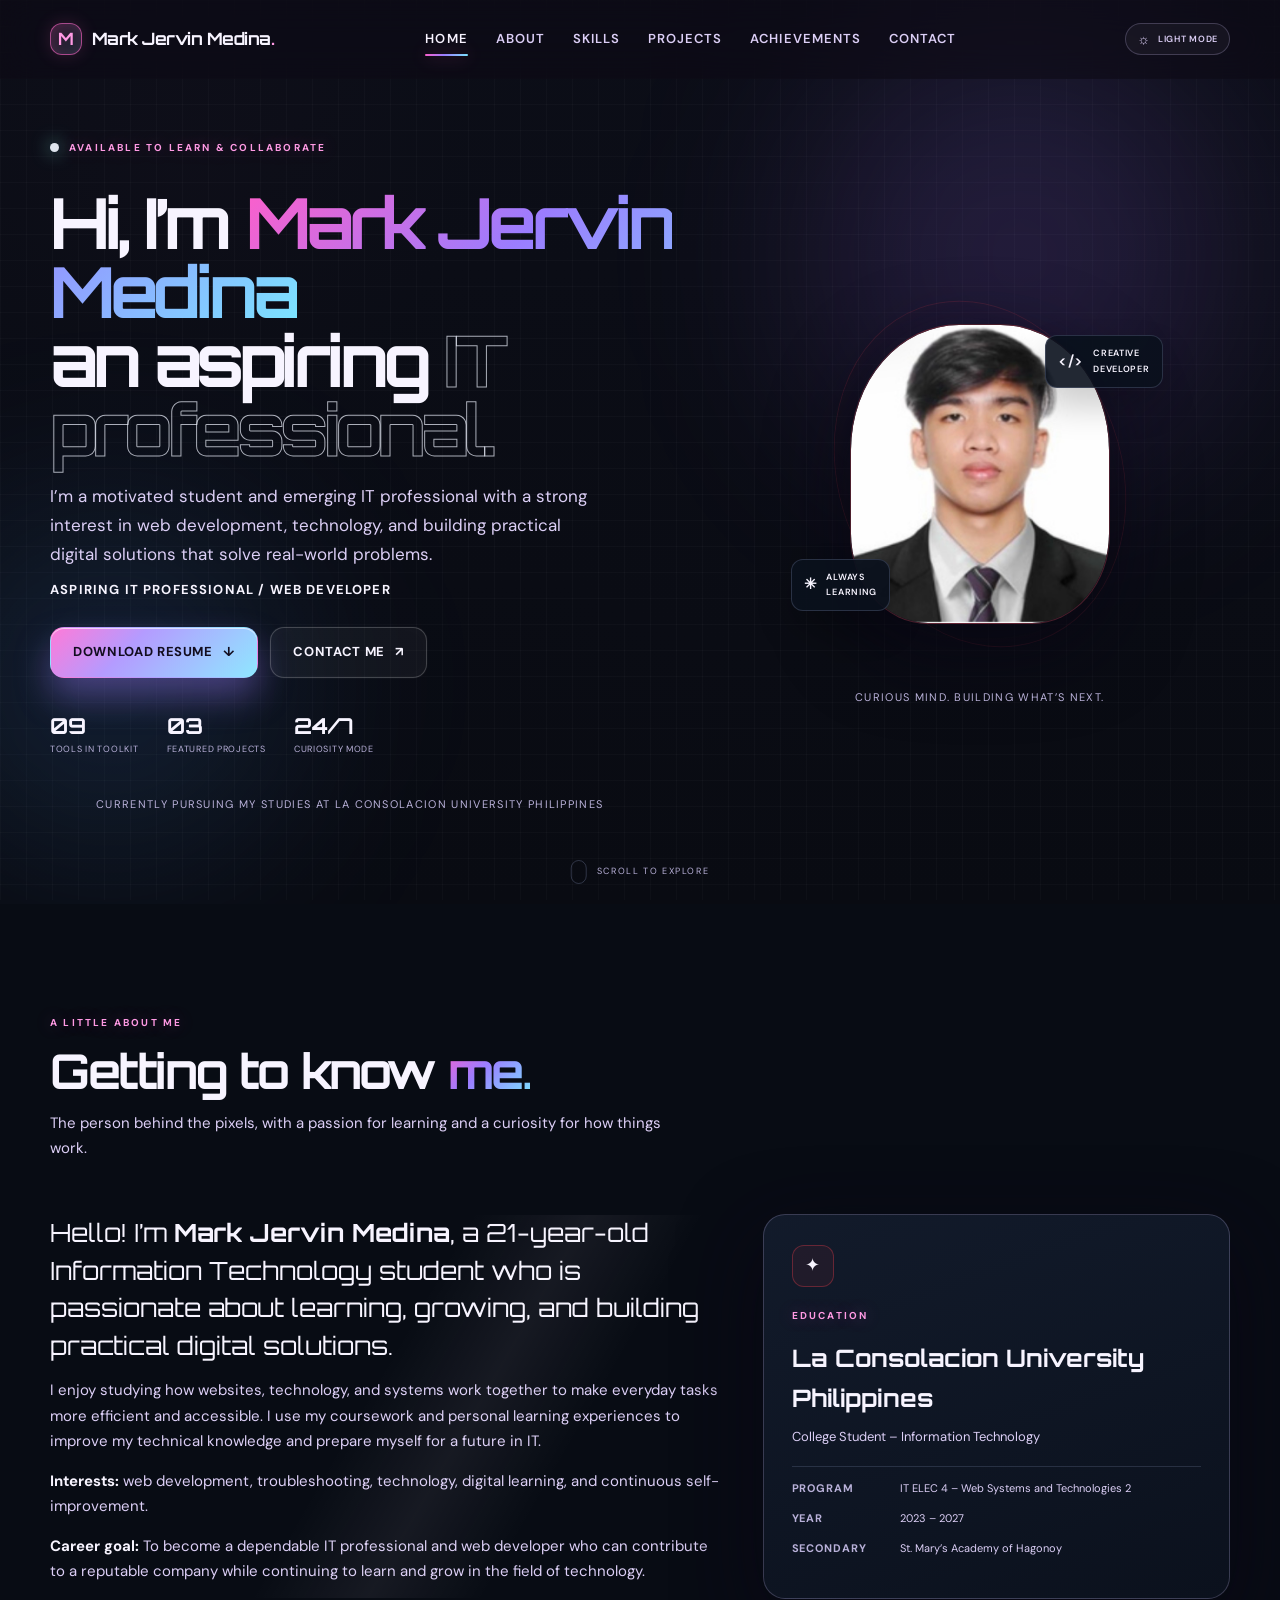
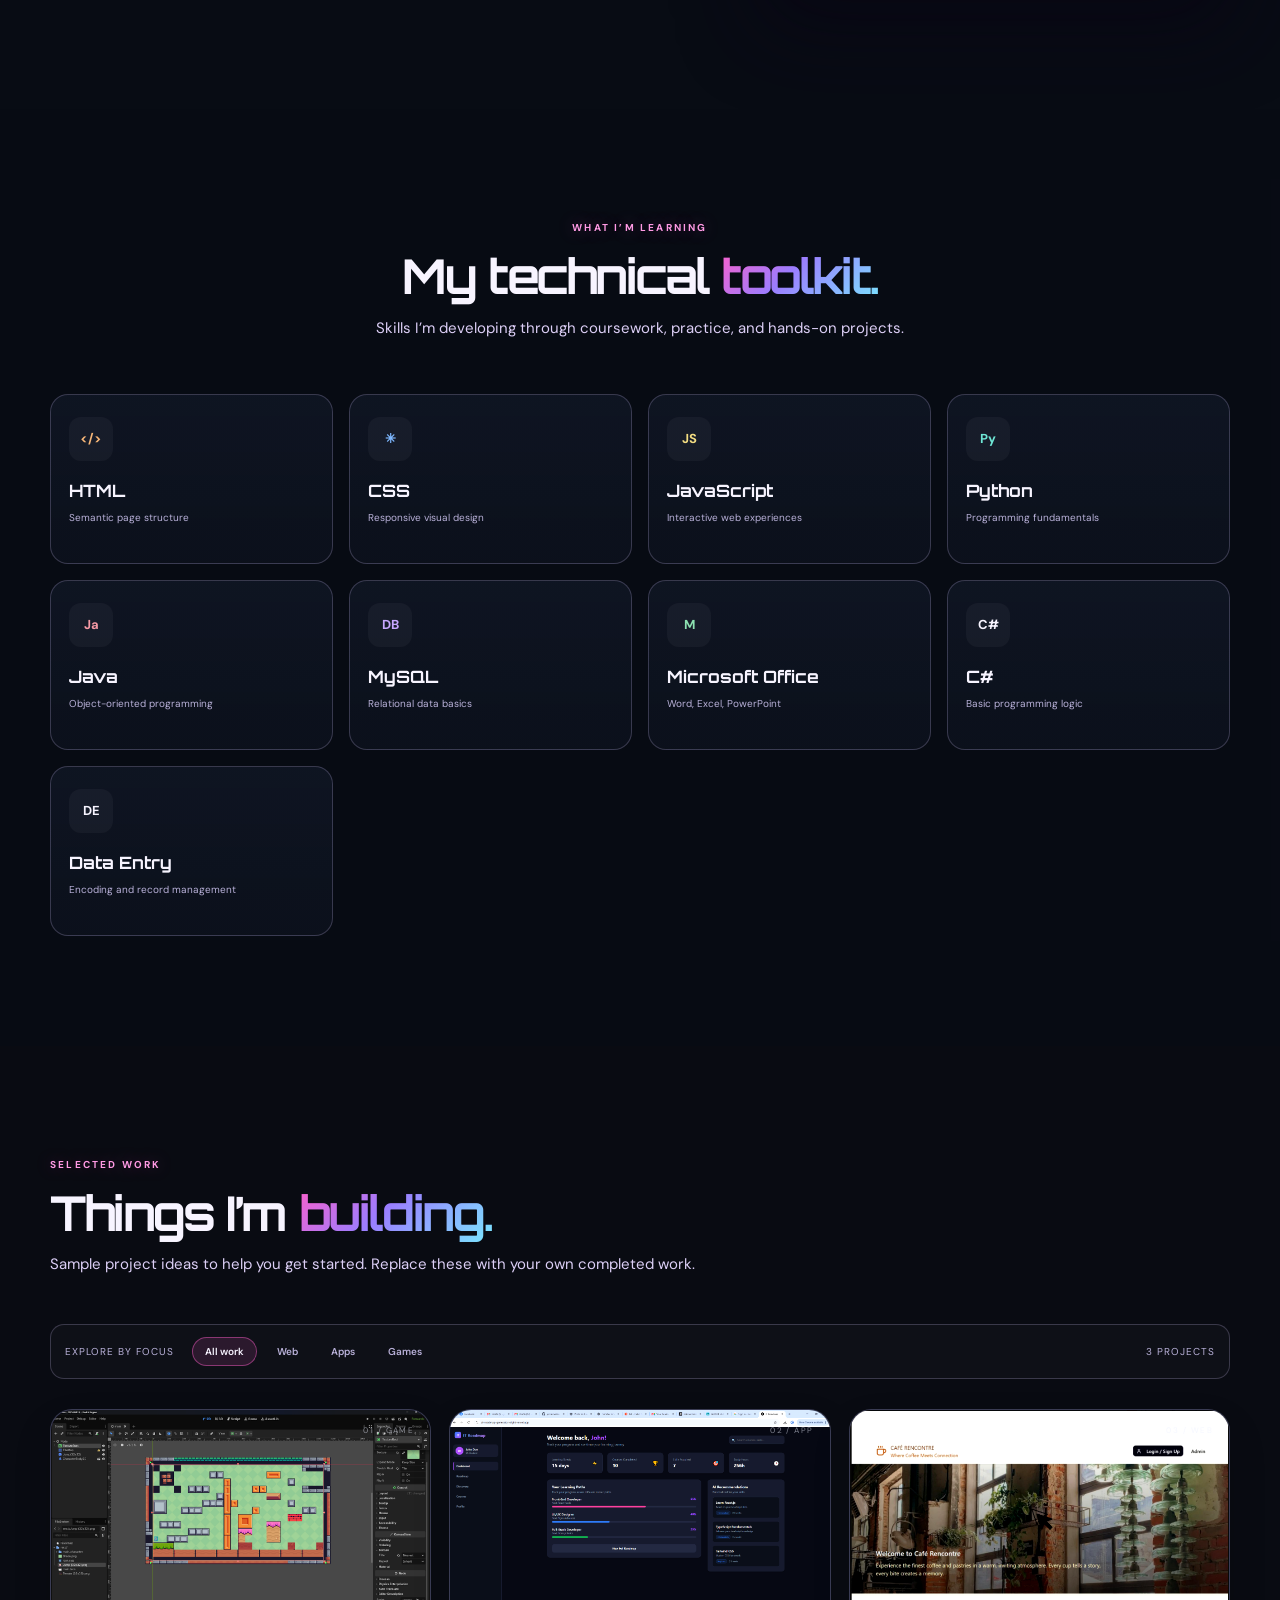
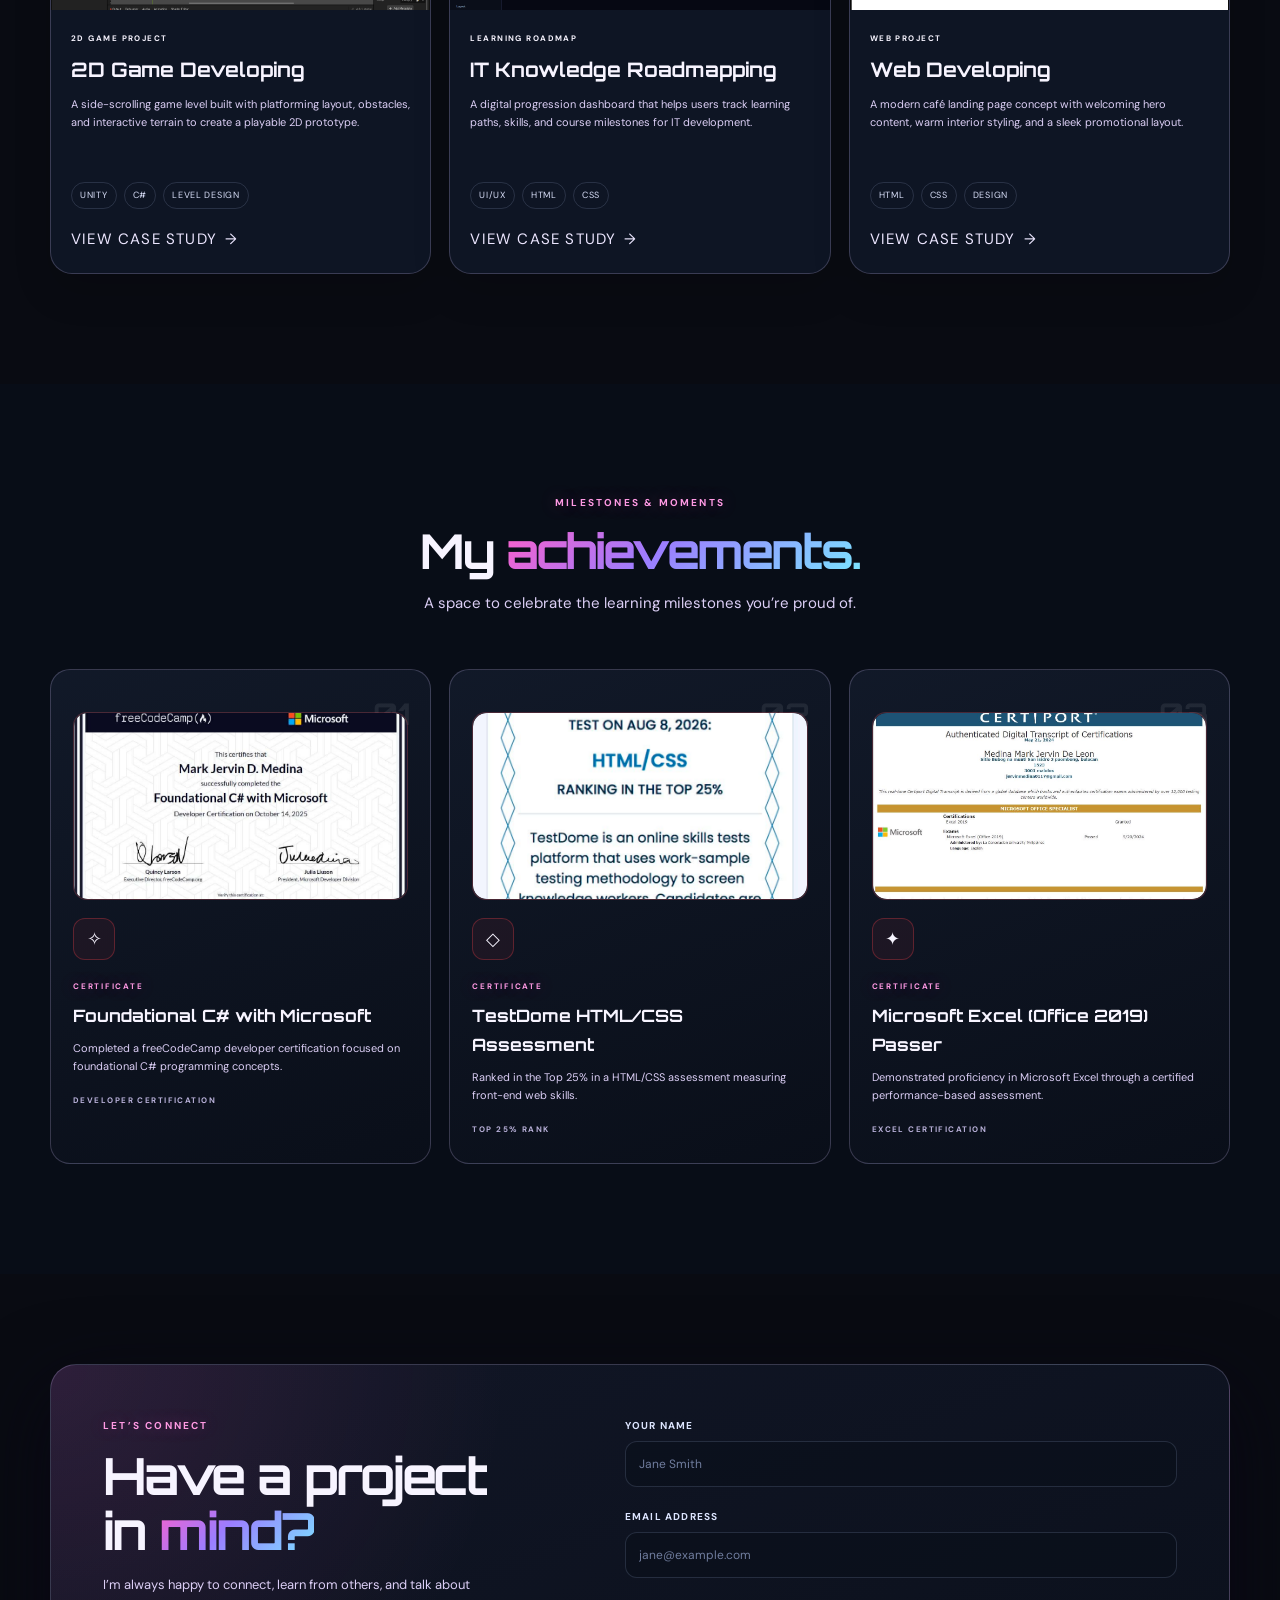
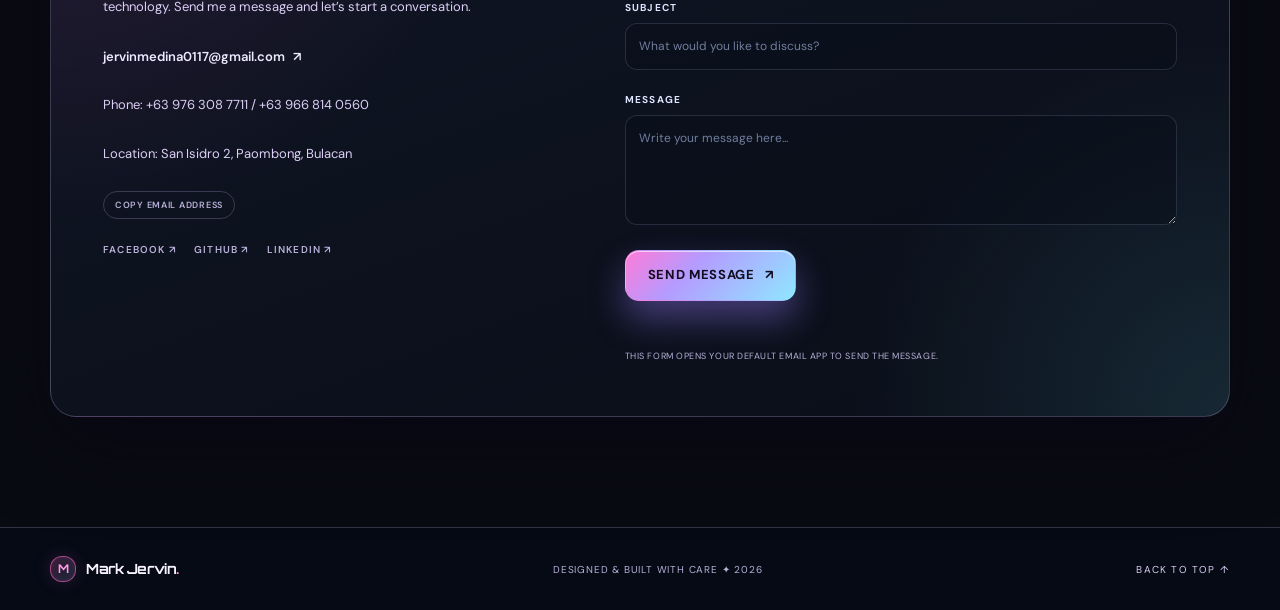
<file: index.html>
<!DOCTYPE html>
<html lang="en">
<head>
  <meta charset="UTF-8">
  <meta name="viewport" content="width=device-width, initial-scale=1.0">
  <meta name="theme-color" content="#090b14">
  <meta name="description" content="The personal portfolio of Mark Jervin Medina, an aspiring IT professional and web developer.">
  <title>Mark Jervin Medina | Personal Portfolio</title>
  <link rel="preconnect" href="https://fonts.googleapis.com">
  <link rel="preconnect" href="https://fonts.gstatic.com" crossorigin>
  <link href="https://fonts.googleapis.com/css2?family=DM+Sans:wght@400;500;600;700&family=Space+Grotesk:wght@400;500;600;700&family=Orbitron:wght@500;700;800&display=swap" rel="stylesheet">
  <link rel="stylesheet" href="style.css">
  <script src="script.js" defer></script>
</head>
<body>
  <a class="skip-link" href="#main-content">Skip to content</a>

  <header class="site-header">
    <nav class="nav container" aria-label="Main navigation">
      <a class="brand" href="#home" aria-label="Mark Jervin Medina, home"><span class="brand-mark">M</span><span>Mark Jervin Medina<span class="brand-dot">.</span></span></a>
      <button class="menu-toggle" type="button" aria-expanded="false" aria-controls="primary-navigation" aria-label="Open navigation menu">
        <span></span><span></span><span></span>
      </button>
      <ul class="nav-links" id="primary-navigation">
        <li><a class="nav-link active" href="#home">Home</a></li>
        <li><a class="nav-link" href="#about">About</a></li>
        <li><a class="nav-link" href="#skills">Skills</a></li>
        <li><a class="nav-link" href="#projects">Projects</a></li>
        <li><a class="nav-link" href="#achievements">Achievements</a></li>
        <li><a class="nav-link" href="#contact">Contact</a></li>
      </ul>
      <button class="theme-toggle" type="button" aria-label="Switch to light theme" aria-pressed="false"><span class="theme-icon" aria-hidden="true">☼</span><span class="theme-label">Light mode</span></button>
    </nav>
  </header>
  <div class="scroll-progress" aria-hidden="true"><span></span></div>

  <main id="main-content">
    <section class="hero section" id="home" aria-labelledby="hero-title">
      <div class="hero-glow hero-glow-one" aria-hidden="true"></div>
      <div class="hero-glow hero-glow-two" aria-hidden="true"></div>
      <div class="container hero-layout">
        <div class="hero-copy reveal">
          <p class="eyebrow"><span class="status-dot"></span> AVAILABLE TO LEARN &amp; COLLABORATE</p>
          <h1 id="hero-title">Hi, I’m <span class="gradient-text">Mark Jervin Medina</span><br>an aspiring <span class="outline-text">IT professional.</span></h1>
          <p class="hero-description">I’m a motivated student and emerging IT professional with a strong interest in web development, technology, and building practical digital solutions that solve real-world problems.</p>
          <p class="hero-role">Aspiring IT Professional <span aria-hidden="true">/</span> Web Developer</p>
          <div class="hero-actions">
            <a class="button button-primary" href="assets/documents/Resume - Mark Jervin Medina.pdf" download="Mark-Jervin-Medina-Resume.pdf">Download Resume <span aria-hidden="true">↓</span></a>
            <a class="button button-secondary" href="#contact">Contact Me <span aria-hidden="true">↗</span></a>
          </div>
          <div class="hero-stats" aria-label="Portfolio highlights">
            <div><strong>09</strong><span>Tools in toolkit</span></div>
            <div><strong>03</strong><span>Featured projects</span></div>
            <div><strong>24/7</strong><span>Curiosity mode</span></div>
          </div>
          <div class="hero-note"><span class="note-line" aria-hidden="true"></span> Currently pursuing my studies at La Consolacion University Philippines</div>
        </div>

        <!-- Replace this CSS portrait placeholder with your own image when ready. -->
        <div class="hero-visual reveal" aria-label="Profile picture placeholder">
          <div class="portrait-frame">
            <div class="portrait-orbit orbit-one"></div>
            <div class="portrait-orbit orbit-two"></div>
            <div class="portrait-inner">
              <img class="profile-photo" src="assets/images/profile-photo.png" alt="Mark Jervin Medina portrait" />
            </div>
            <div class="floating-tag tag-code"><span class="tag-symbol">&lt;/&gt;</span><span>Creative<br>developer</span></div>
            <div class="floating-tag tag-spark"><span class="spark-icon">✳</span><span>Always<br>learning</span></div>
          </div>
          <span class="visual-caption">Curious mind. Building what’s next.</span>
        </div>
      </div>
      <a class="scroll-cue" href="#about"><span></span> SCROLL TO EXPLORE</a>
    </section>

    <section class="section about-section" id="about" aria-labelledby="about-title">
      <div class="container">
        <div class="section-heading reveal">
          <p class="eyebrow">A LITTLE ABOUT ME</p>
          <h2 id="about-title">Getting to know <span class="gradient-text">me.</span></h2>
          <p class="section-intro">The person behind the pixels, with a passion for learning and a curiosity for how things work.</p>
        </div>
        <div class="about-grid">
          <div class="about-copy reveal">
            <p class="lead-copy">Hello! I’m <strong>Mark Jervin Medina</strong>, a 21-year-old Information Technology student who is passionate about learning, growing, and building practical digital solutions.</p>
            <p>I enjoy studying how websites, technology, and systems work together to make everyday tasks more efficient and accessible. I use my coursework and personal learning experiences to improve my technical knowledge and prepare myself for a future in IT.</p>
            <p><strong>Interests:</strong> web development, troubleshooting, technology, digital learning, and continuous self-improvement.</p>
            <p><strong>Career goal:</strong> To become a dependable IT professional and web developer who can contribute to a reputable company while continuing to learn and grow in the field of technology.</p>
          </div>
          <div class="education-card reveal">
            <div class="card-icon" aria-hidden="true">✦</div>
            <p class="eyebrow">EDUCATION</p>
            <h3>La Consolacion University Philippines</h3>
            <p class="education-course">College Student – Information Technology</p>
            <div class="card-divider"></div>
            <div class="education-meta"><span>Program</span><span>IT ELEC 4 – Web Systems and Technologies 2</span></div>
            <div class="education-meta"><span>Year</span><span>2023 – 2027</span></div>
            <div class="education-meta"><span>Secondary</span><span>St. Mary’s Academy of Hagonoy</span></div>
          </div>
        </div>
      </div>
    </section>

    <section class="section skills-section" id="skills" aria-labelledby="skills-title">
      <div class="container">
        <div class="section-heading centered reveal">
          <p class="eyebrow">WHAT I’M LEARNING</p>
          <h2 id="skills-title">My technical <span class="gradient-text">toolkit.</span></h2>
          <p class="section-intro">Skills I’m developing through coursework, practice, and hands-on projects.</p>
        </div>
        <div class="skills-grid">
          <article class="skill-card reveal"><span class="skill-icon skill-orange">&lt;/&gt;</span><h3>HTML</h3><p>Semantic page structure</p></article>
          <article class="skill-card reveal"><span class="skill-icon skill-blue">✳</span><h3>CSS</h3><p>Responsive visual design</p></article>
          <article class="skill-card reveal"><span class="skill-icon skill-yellow">JS</span><h3>JavaScript</h3><p>Interactive web experiences</p></article>
          <article class="skill-card reveal"><span class="skill-icon skill-cyan">Py</span><h3>Python</h3><p>Programming fundamentals</p></article>
          <article class="skill-card reveal"><span class="skill-icon skill-red">Ja</span><h3>Java</h3><p>Object-oriented programming</p></article>
          <article class="skill-card reveal"><span class="skill-icon skill-purple">DB</span><h3>MySQL</h3><p>Relational data basics</p></article>
          <article class="skill-card reveal"><span class="skill-icon skill-green">M</span><h3>Microsoft Office</h3><p>Word, Excel, PowerPoint</p></article>
          <article class="skill-card reveal"><span class="skill-icon skill-silver">C#</span><h3>C#</h3><p>Basic programming logic</p></article>
          <article class="skill-card reveal"><span class="skill-icon skill-red-soft">DE</span><h3>Data Entry</h3><p>Encoding and record management</p></article>
        </div>
      </div>
    </section>

    <section class="section projects-section" id="projects" aria-labelledby="projects-title">
      <div class="container">
        <div class="section-heading reveal">
          <p class="eyebrow">SELECTED WORK</p>
          <h2 id="projects-title">Things I’m <span class="gradient-text">building.</span></h2>
          <p class="section-intro">Sample project ideas to help you get started. Replace these with your own completed work.</p>
        </div>
        <div class="project-toolbar reveal" aria-label="Filter projects">
          <span class="filter-label">Explore by focus</span>
          <div class="filter-buttons" role="group" aria-label="Project filters">
            <button class="filter-button active" type="button" data-filter="all">All work</button>
            <button class="filter-button" type="button" data-filter="web">Web</button>
            <button class="filter-button" type="button" data-filter="app">Apps</button>
            <button class="filter-button" type="button" data-filter="game">Games</button>
          </div>
          <span class="project-count" aria-live="polite"></span>
        </div>
        <div class="projects-grid">
          <article class="project-card reveal" data-category="game" data-project="game">
            <div class="project-art project-art-one" aria-hidden="true">
              <img class="project-screenshot" src="assets/images/project-1-game.png" alt="2D game level screenshot">
              <span class="art-label">01 / GAME</span>
            </div>
            <div class="project-content"><p class="project-type">2D GAME PROJECT</p><h3>2D Game Developing</h3><p>A side-scrolling game level built with platforming layout, obstacles, and interactive terrain to create a playable 2D prototype.</p><div class="tag-list"><span>Unity</span><span>C#</span><span>Level Design</span></div><button class="project-link" type="button" data-open-project="game">View case study <span aria-hidden="true">→</span></button></div>
          </article>
          <article class="project-card reveal" data-category="app" data-project="roadmap">
            <div class="project-art project-art-two" aria-hidden="true">
              <img class="project-screenshot" src="assets/images/it-roadmap.png" alt="IT learning roadmap dashboard preview">
              <span class="art-label">02 / APP</span>
            </div>
            <div class="project-content"><p class="project-type">LEARNING ROADMAP</p><h3>IT Knowledge Roadmapping</h3><p>A digital progression dashboard that helps users track learning paths, skills, and course milestones for IT development.</p><div class="tag-list"><span>UI/UX</span><span>HTML</span><span>CSS</span></div><button class="project-link" type="button" data-open-project="roadmap">View case study <span aria-hidden="true">→</span></button></div>
          </article>
          <article class="project-card reveal" data-category="web" data-project="cafe">
            <div class="project-art project-art-three" aria-hidden="true">
              <img class="project-screenshot" src="assets/images/web-project.png" alt="Web development landing page screenshot">
              <span class="art-label">03 / WEB</span>
            </div>
            <div class="project-content"><p class="project-type">WEB PROJECT</p><h3>Web Developing</h3><p>A modern café landing page concept with welcoming hero content, warm interior styling, and a sleek promotional layout.</p><div class="tag-list"><span>HTML</span><span>CSS</span><span>Design</span></div><button class="project-link" type="button" data-open-project="cafe">View case study <span aria-hidden="true">→</span></button></div>
          </article>
        </div>
      </div>
    </section>

    <section class="section achievements-section" id="achievements" aria-labelledby="achievements-title">
      <div class="container">
        <div class="section-heading centered reveal">
          <p class="eyebrow">MILESTONES &amp; MOMENTS</p>
          <h2 id="achievements-title">My <span class="gradient-text">achievements.</span></h2>
          <p class="section-intro">A space to celebrate the learning milestones you’re proud of.</p>
        </div>
        <div class="achievement-grid">
          <article class="achievement-card reveal achievement-card-with-image">
            <span class="achievement-number">01</span>
            <div class="achievement-visual">
              <img src="assets/images/certificate-1.jpg" alt="Foundational C# with Microsoft certificate">
            </div>
            <span class="achievement-icon" aria-hidden="true">✧</span>
            <p class="eyebrow">CERTIFICATE</p>
            <h3>Foundational C# with Microsoft</h3>
            <p>Completed a freeCodeCamp developer certification focused on foundational C# programming concepts.</p>
            <span class="achievement-status">Developer Certification</span>
          </article>
          <article class="achievement-card reveal achievement-card-with-image">
            <span class="achievement-number">02</span>
            <div class="achievement-visual">
              <img src="assets/images/certificate-2.png" alt="TestDome HTML/CSS assessment certificate">
            </div>
            <span class="achievement-icon" aria-hidden="true">◇</span>
            <p class="eyebrow">CERTIFICATE</p>
            <h3>TestDome HTML/CSS Assessment</h3>
            <p>Ranked in the Top 25% in a HTML/CSS assessment measuring front-end web skills.</p>
            <span class="achievement-status">Top 25% Rank</span>
          </article>
          <article class="achievement-card reveal achievement-card-with-image">
            <span class="achievement-number">03</span>
            <div class="achievement-visual">
              <img src="assets/images/certificate-3.jpg" alt="Microsoft Excel Office 2019 certification">
            </div>
            <span class="achievement-icon" aria-hidden="true">✦</span>
            <p class="eyebrow">CERTIFICATE</p>
            <h3>Microsoft Excel (Office 2019) Passer</h3>
            <p>Demonstrated proficiency in Microsoft Excel through a certified performance-based assessment.</p>
            <span class="achievement-status">Excel Certification</span>
          </article>
        </div>
      </div>
    </section>

    <section class="section contact-section" id="contact" aria-labelledby="contact-title">
      <div class="container">
        <div class="contact-panel">
          <div class="contact-copy reveal">
            <p class="eyebrow">LET’S CONNECT</p>
            <h2 id="contact-title">Have a project<br>in <span class="gradient-text">mind?</span></h2>
            <p>I’m always happy to connect, learn from others, and talk about technology. Send me a message and let’s start a conversation.</p>
            <a class="email-link" href="mailto:jervinmedina0117@gmail.com">jervinmedina0117@gmail.com <span aria-hidden="true">↗</span></a>
            <p class="personal-detail">Phone: +63 976 308 7711 / +63 966 814 0560</p>
            <p class="personal-detail">Location: San Isidro 2, Paombong, Bulacan</p>
            <button class="copy-email" type="button" data-copy-email="jervinmedina0117@gmail.com">Copy email address</button>
            <div class="social-links" aria-label="Social profiles">
              <a href="https://www.facebook.com" target="_blank" rel="noopener noreferrer">Facebook <span aria-hidden="true">↗</span></a>
              <a href="https://github.com" target="_blank" rel="noopener noreferrer">GitHub <span aria-hidden="true">↗</span></a>
              <a href="https://www.linkedin.com" target="_blank" rel="noopener noreferrer">LinkedIn <span aria-hidden="true">↗</span></a>
            </div>
          </div>
          <form class="contact-form reveal" id="contact-form" novalidate>
            <div class="form-row">
              <label for="name">Your name</label>
              <input id="name" name="name" type="text" placeholder="Jane Smith" autocomplete="name" required minlength="2">
              <span class="field-error" id="name-error"></span>
            </div>
            <div class="form-row">
              <label for="email">Email address</label>
              <input id="email" name="email" type="email" placeholder="jane@example.com" autocomplete="email" required>
              <span class="field-error" id="email-error"></span>
            </div>
            <div class="form-row">
              <label for="subject">Subject</label>
              <input id="subject" name="subject" type="text" placeholder="What would you like to discuss?" required minlength="2">
              <span class="field-error" id="subject-error"></span>
            </div>
            <div class="form-row">
              <label for="message">Message</label>
              <textarea id="message" name="message" rows="4" placeholder="Write your message here..." required minlength="10"></textarea>
              <span class="field-error" id="message-error"></span>
            </div>
            <button class="button button-primary form-submit" type="submit">Send Message <span aria-hidden="true">↗</span></button>
            <p class="form-status" id="form-status" role="status" aria-live="polite"></p>
            <p class="form-note">This form opens your default email app to send the message.</p>
          </form>
        </div>
      </div>
    </section>
  </main>

  <footer class="site-footer">
    <div class="container footer-content">
      <a class="brand" href="#home"><span class="brand-mark">M</span><span>Mark Jervin<span class="brand-dot">.</span></span></a>
      <p>Designed &amp; built with care <span aria-hidden="true">✦</span> <span id="current-year"></span></p>
      <a class="footer-top" href="#home">Back to top ↑</a>
    </div>
  </footer>

  <button class="back-to-top" type="button" aria-label="Back to top">↑</button>
  <div class="project-modal" id="project-modal" role="dialog" aria-modal="true" aria-labelledby="modal-title" hidden>
    <div class="modal-backdrop" data-close-modal></div>
    <div class="modal-card"><button class="modal-close" type="button" aria-label="Close project details" data-close-modal>×</button><p class="eyebrow" id="modal-type">CASE STUDY</p><h2 id="modal-title">Project details</h2><p id="modal-description"></p><div class="modal-meta"><span id="modal-stack"></span><span id="modal-status"></span></div><a class="button button-primary" href="#contact" data-close-modal>Discuss a similar idea <span aria-hidden="true">→</span></a></div>
  </div>
  <div class="toast" role="status" aria-live="polite"></div>
</body>
</html>
</file>
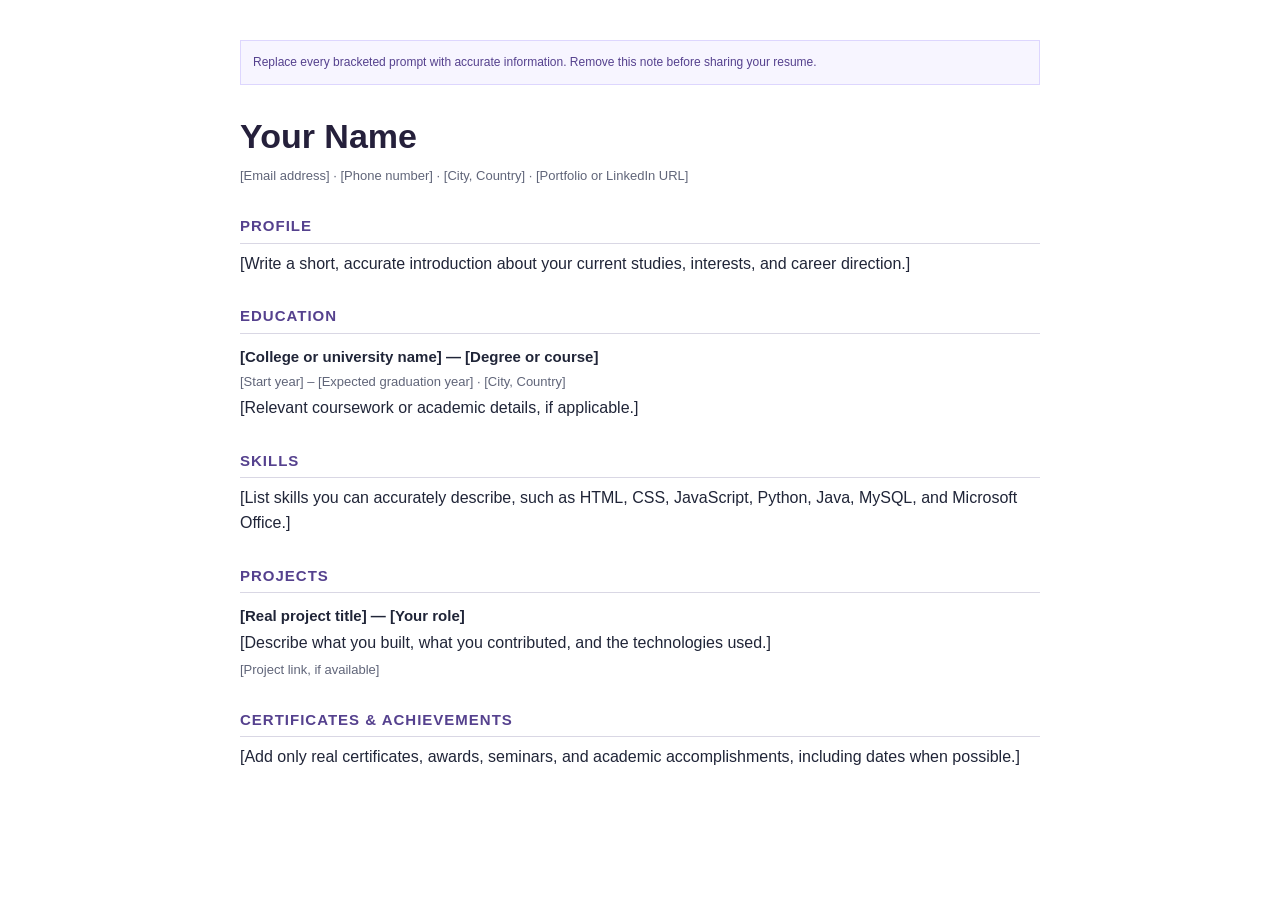
<file: assets/documents/resume-template.html>
<!DOCTYPE html>
<html lang="en">
<head>
  <meta charset="UTF-8">
  <meta name="viewport" content="width=device-width, initial-scale=1.0">
  <title>Resume Template - Your Name</title>
  <style>
    :root { font-family: Arial, Helvetica, sans-serif; color: #202538; }
    body { max-width: 800px; margin: 40px auto; padding: 0 28px; line-height: 1.55; }
    h1 { margin: 0; color: #25203b; font-size: 34px; }
    h2 { margin: 28px 0 8px; padding-bottom: 5px; border-bottom: 1px solid #d9d7e4; color: #55418e; font-size: 15px; letter-spacing: 1px; text-transform: uppercase; }
    h3 { margin: 11px 0 2px; font-size: 15px; }
    p { margin: 4px 0; }
    .contact, .muted { color: #606579; font-size: 13px; }
    .instruction { margin: 25px 0; padding: 12px; border: 1px solid #ddd6fe; background: #f7f5ff; color: #55418e; font-size: 12px; }
    @media print { body { margin: 0 auto; padding: 0; } .instruction { display: none; } }
  </style>
</head>
<body>
  <p class="instruction">Replace every bracketed prompt with accurate information. Remove this note before sharing your resume.</p>
  <header>
    <h1>Your Name</h1>
    <p class="contact">[Email address] · [Phone number] · [City, Country] · [Portfolio or LinkedIn URL]</p>
  </header>
  <section>
    <h2>Profile</h2>
    <p>[Write a short, accurate introduction about your current studies, interests, and career direction.]</p>
  </section>
  <section>
    <h2>Education</h2>
    <h3>[College or university name] — [Degree or course]</h3>
    <p class="muted">[Start year] – [Expected graduation year] · [City, Country]</p>
    <p>[Relevant coursework or academic details, if applicable.]</p>
  </section>
  <section>
    <h2>Skills</h2>
    <p>[List skills you can accurately describe, such as HTML, CSS, JavaScript, Python, Java, MySQL, and Microsoft Office.]</p>
  </section>
  <section>
    <h2>Projects</h2>
    <h3>[Real project title] — [Your role]</h3>
    <p>[Describe what you built, what you contributed, and the technologies used.]</p>
    <p class="muted">[Project link, if available]</p>
  </section>
  <section>
    <h2>Certificates &amp; Achievements</h2>
    <p>[Add only real certificates, awards, seminars, and academic accomplishments, including dates when possible.]</p>
  </section>
</body>
</html>
</file>
<file: style.css>
/* Y2K-inspired aesthetic, a retro-futuristic neon mix */
:root {
  color-scheme: dark;
  --bg: #090b12;
  --bg-alt: #121729;
  --panel: rgba(22, 19, 36, 0.82);
  --panel-strong: #1b142f;
  --surface: #191f33;
  --surface-soft: #252b45;
  --text: #f7f4ff;
  --muted: #dccff6;
  --subtle: #b9b1d9;
  --line: rgba(214, 201, 255, 0.22);
  --pink: #ff5ec9;
  --pink-soft: #ff9ae4;
  --cyan: #7ae7ff;
  --cyan-soft: #c8f8ff;
  --purple: #9b7dff;
  --lavender: #d7c6ff;
  --silver: #edf2ff;
  --shadow: 0 26px 80px rgba(8, 6, 20, 0.82);
  --gradient: linear-gradient(135deg, #ff5ec9 0%, #9b7dff 44%, #7ae7ff 100%);
  --gradient-soft: linear-gradient(135deg, rgba(255, 94, 201, 0.25), rgba(122, 231, 255, 0.12));
  --glow: 0 0 18px rgba(255, 94, 201, 0.35);
  --font-body: "DM Sans", sans-serif;
  --font-display: "Orbitron", "Space Grotesk", sans-serif;
}

* { box-sizing: border-box; }
html {
  scroll-behavior: smooth;
  scroll-padding-top: 90px;
}
body {
  margin: 0;
  background:
    linear-gradient(180deg, rgba(12, 14, 24, 0.95), rgba(9, 11, 18, 1)),
    radial-gradient(circle at 15% 20%, rgba(255, 94, 201, 0.26), transparent 20%),
    radial-gradient(circle at 80% 12%, rgba(122, 231, 255, 0.2), transparent 18%),
    radial-gradient(circle at 60% 82%, rgba(155, 125, 255, 0.18), transparent 24%),
    var(--bg);
  background-attachment: fixed;
  color: var(--text);
  font-family: var(--font-body);
  font-size: 15px;
  line-height: 1.7;
  -webkit-font-smoothing: antialiased;
}
body::before {
  position: fixed;
  inset: 0;
  z-index: -1;
  background-image:
    linear-gradient(rgba(255,255,255,0.025) 1px, transparent 1px),
    linear-gradient(90deg, rgba(255,255,255,0.025) 1px, transparent 1px);
  background-size: 26px 26px;
  content: "";
  pointer-events: none;
}
body.menu-open { overflow: hidden; }
a { color: inherit; text-decoration: none; }
button, input, textarea { font: inherit; }
button, a { -webkit-tap-highlight-color: transparent; }
::selection { color: white; background: rgba(217, 58, 71, 0.72); }
.container {
  width: min(1180px, calc(100% - 42px));
  margin-inline: auto;
}
.section {
  position: relative;
  padding: 110px 0;
}
.skip-link {
  position: fixed;
  left: 16px;
  top: 16px;
  z-index: 999;
  padding: 10px 14px;
  border-radius: 10px;
  background: var(--text);
  color: var(--bg);
  transform: translateY(-180%);
}
.skip-link:focus { transform: translateY(0); }

.site-header {
  position: fixed;
  top: 0;
  right: 0;
  left: 0;
  z-index: 30;
  border-bottom: 1px solid transparent;
  background: rgba(13, 10, 22, 0.62);
  backdrop-filter: blur(18px);
  transition: background 0.25s ease, border-color 0.25s ease, box-shadow 0.25s ease;
}
.site-header.scrolled {
  border-color: var(--line);
  background: rgba(13, 10, 22, 0.88);
  box-shadow: 0 18px 40px rgba(7, 5, 17, 0.45);
}
.nav {
  display: flex;
  align-items: center;
  justify-content: space-between;
  min-height: 78px;
}
.brand {
  display: inline-flex;
  align-items: center;
  gap: 10px;
  font-family: var(--font-display);
  font-size: 17px;
  font-weight: 700;
  letter-spacing: -0.03em;
}
.brand-mark {
  display: grid;
  place-items: center;
  width: 32px;
  height: 32px;
  border: 1px solid rgba(255, 103, 200, 0.6);
  border-radius: 12px;
  background: linear-gradient(135deg, rgba(255, 103, 200, 0.18), rgba(121, 235, 255, 0.12));
  color: var(--pink-soft);
  box-shadow: inset 0 0 12px rgba(255, 103, 200, 0.12), 0 0 18px rgba(255, 103, 200, 0.16);
}
.brand-dot { color: var(--pink-soft); }
.nav-links {
  display: flex;
  align-items: center;
  list-style: none;
  gap: 28px;
  margin: 0;
  padding: 0;
}
.nav-link {
  position: relative;
  padding: 8px 0;
  color: var(--muted);
  font-size: 13px;
  font-weight: 600;
  letter-spacing: 0.08em;
  text-transform: uppercase;
  transition: color 0.2s ease;
}
.nav-link::after {
  position: absolute;
  left: 0;
  right: 0;
  bottom: -1px;
  height: 2px;
  border-radius: 999px;
  background: var(--gradient);
  content: "";
  transform: scaleX(0);
  transform-origin: left;
  transition: transform 0.2s ease;
  box-shadow: 0 0 18px rgba(255, 103, 200, 0.48);
}
.nav-link:hover,
.nav-link.active {
  color: var(--text);
}
.nav-link.active::after,
.nav-link:hover::after {
  transform: scaleX(1);
}
.menu-toggle {
  display: none;
  width: 44px;
  height: 44px;
  padding: 11px;
  border: 1px solid var(--line);
  border-radius: 12px;
  background: rgba(19, 28, 45, 0.8);
  cursor: pointer;
}
.menu-toggle span {
  display: block;
  width: 18px;
  height: 2px;
  margin: 4px auto;
  border-radius: 30px;
  background: var(--text);
  transition: transform 0.2s ease, opacity 0.2s ease;
}
.menu-toggle[aria-expanded="true"] span:first-child { transform: translateY(6px) rotate(45deg); }
.menu-toggle[aria-expanded="true"] span:nth-child(2) { opacity: 0; }
.menu-toggle[aria-expanded="true"] span:last-child { transform: translateY(-6px) rotate(-45deg); }

.eyebrow {
  margin: 0 0 14px;
  color: var(--pink-soft);
  font-size: 10px;
  font-weight: 700;
  letter-spacing: 0.22em;
  text-transform: uppercase;
  text-shadow: 0 0 16px rgba(255, 94, 201, 0.35);
}
h1, h2, h3, p { margin-top: 0; }
h1, h2, h3 { font-family: var(--font-display); }
h2 {
  margin-bottom: 14px;
  font-size: clamp(32px, 4vw, 48px);
  line-height: 1.08;
  letter-spacing: -0.05em;
}
.gradient-text {
  background: var(--gradient);
  -webkit-background-clip: text;
  background-clip: text;
  color: transparent;
}
.section-heading {
  max-width: 650px;
  margin-bottom: 52px;
}
.section-heading.centered {
  margin-inline: auto;
  text-align: center;
}
.section-intro { margin: 0; color: var(--muted); font-size: 15px; }
.centered .section-intro { margin-inline: auto; }
.button {
  display: inline-flex;
  align-items: center;
  justify-content: center;
  gap: 10px;
  min-height: 51px;
  padding: 0 22px;
  border: 1px solid transparent;
  border-radius: 14px;
  font-size: 13px;
  font-weight: 700;
  letter-spacing: 0.05em;
  text-transform: uppercase;
  transition: transform 0.2s ease, box-shadow 0.2s ease, border-color 0.2s ease;
  cursor: pointer;
}
.button:hover { transform: translateY(-2px); }
.button-primary {
  background: linear-gradient(135deg, #ff7ad8 0%, #b49bff 38%, #8fe7ff 100%);
  color: #120d1f;
  box-shadow: 0 18px 35px rgba(155, 125, 255, 0.4), inset 0 1px 0 rgba(255,255,255,0.6);
}
.button-secondary {
  border-color: rgba(255, 255, 255, 0.2);
  background: rgba(255, 255, 255, 0.04);
  color: var(--text);
  box-shadow: inset 0 0 18px rgba(255, 255, 255, 0.02), 0 0 0 1px rgba(255,255,255,0.02);
}
.button-secondary:hover {
  border-color: rgba(255, 94, 201, 0.7);
  background: rgba(255, 94, 201, 0.08);
}

.hero {
  position: relative;
  display: flex;
  align-items: center;
  min-height: 760px;
  padding-top: 135px;
  padding-bottom: 90px;
  overflow: hidden;
}
.hero-layout {
  position: relative;
  z-index: 1;
  display: grid;
  grid-template-columns: 1.12fr 0.88fr;
  align-items: center;
  gap: 42px;
}
.hero-glow {
  position: absolute;
  border-radius: 50%;
  filter: blur(100px);
  pointer-events: none;
}
.hero-glow-one {
  top: 45px;
  right: 50px;
  width: 420px;
  height: 420px;
  background: rgba(160, 109, 255, 0.16);
}
.hero-glow-two {
  bottom: 50px;
  left: -60px;
  width: 340px;
  height: 340px;
  background: rgba(80, 162, 255, 0.14);
}
.hero-copy { position: relative; z-index: 1; }
.hero-copy .eyebrow {
  display: inline-flex;
  align-items: center;
  gap: 10px;
}
.status-dot {
  width: 9px;
  height: 9px;
  border-radius: 50%;
  background: #dfe5ee;
  box-shadow: 0 0 18px rgba(123, 231, 214, 0.8);
}
.hero h1 {
  margin: 18px 0 18px;
  font-size: clamp(43px, 5.5vw, 72px);
  line-height: 0.98;
  letter-spacing: -0.07em;
}
.outline-text {
  color: transparent;
  -webkit-text-stroke: 1px rgba(239, 243, 255, 0.7);
}
.hero-description {
  max-width: 540px;
  margin-bottom: 10px;
  color: var(--muted);
  font-size: 17px;
}
.hero-role {
  margin-bottom: 26px;
  color: var(--text);
  font-size: 13px;
  font-weight: 700;
  letter-spacing: 0.09em;
  text-transform: uppercase;
}
.hero-role span { color: var(--red); }
.hero-actions {
  display: flex;
  flex-wrap: wrap;
  gap: 12px;
}
.hero-note {
  display: flex;
  align-items: center;
  gap: 12px;
  margin-top: 38px;
  color: var(--subtle);
  font-size: 11px;
  letter-spacing: 0.12em;
  text-transform: uppercase;
}
.note-line {
  width: 34px;
  height: 1px;
  background: linear-gradient(90deg, var(--red), transparent);
}

.hero-visual {
  position: relative;
  display: flex;
  justify-content: center;
  align-items: center;
  min-height: 480px;
}
.portrait-frame {
  position: relative;
  width: 390px;
  height: 390px;
  display: grid;
  place-items: center;
}
.portrait-orbit {
  position: absolute;
  inset: 18px;
  border: 1px solid rgba(217, 58, 71, 0.18);
  border-radius: 50%;
  box-shadow: inset 0 0 30px rgba(217, 58, 71, 0.03);
}
.orbit-one { transform: rotate(-20deg) scaleX(0.8); }
.orbit-two { inset: 52px; border-color: rgba(207, 214, 222, 0.2); transform: rotate(28deg) scaleX(0.85); }
.portrait-inner {
  position: relative;
  width: 260px;
  height: 300px;
  display: flex;
  flex-direction: column;
  align-items: center;
  justify-content: center;
  overflow: hidden;
  border: 1px solid rgba(217, 58, 71, 0.3);
  border-radius: 42% 42% 30% 30%;
  background:
    radial-gradient(circle at top, rgba(217, 58, 71, 0.2), transparent 36%),
    linear-gradient(160deg, rgba(20, 26, 45, 0.96), rgba(11, 17, 29, 1));
  box-shadow: var(--shadow), inset 0 0 32px rgba(217, 58, 71, 0.08);
}
.portrait-inner::before,
.portrait-inner::after {
  position: absolute;
  border: 1px solid rgba(217, 58, 71, 0.12);
  border-radius: 50%;
  content: "";
}
.portrait-inner::before { width: 190px; height: 190px; top: 32px; }
.portrait-inner::after { width: 128px; height: 128px; top: 64px; }
.profile-photo {
  position: relative;
  z-index: 1;
  width: 100%;
  height: 100%;
  object-fit: cover;
  object-position: center center;
  background: #0e121b;
  border-radius: 42% 42% 30% 30%;
}
.portrait-caption {
  position: relative;
  z-index: 1;
  display: none;
  color: var(--muted);
  font-size: 8px;
  letter-spacing: 0.22em;
  text-transform: uppercase;
}
.floating-tag {
  position: absolute;
  z-index: 2;
  display: flex;
  align-items: center;
  gap: 9px;
  padding: 10px 12px;
  border: 1px solid rgba(170, 186, 228, 0.2);
  border-radius: 12px;
  background: rgba(11, 17, 29, 0.9);
  box-shadow: 0 18px 35px rgba(0, 0, 0, 0.2);
  color: var(--text);
  font-size: 9px;
  font-weight: 600;
  letter-spacing: 0.08em;
  text-transform: uppercase;
}
.tag-code { top: 56px; right: 12px; }
.tag-spark { bottom: 58px; left: 6px; }
.tag-symbol, .spark-icon {
  color: var(--red);
  font-size: 15px;
}
.visual-caption {
  position: absolute;
  bottom: 8px;
  color: var(--subtle);
  font-size: 11px;
  letter-spacing: 0.12em;
  text-transform: uppercase;
}
.scroll-cue {
  position: absolute;
  left: 50%;
  bottom: 20px;
  display: flex;
  align-items: center;
  gap: 10px;
  transform: translateX(-50%);
  color: var(--subtle);
  font-size: 9px;
  letter-spacing: 0.18em;
  text-transform: uppercase;
}
.scroll-cue span {
  width: 16px;
  height: 24px;
  border: 1px solid rgba(159, 175, 221, 0.26);
  border-radius: 999px;
}
.scroll-cue span::after {
  display: block;
  width: 2px;
  height: 6px;
  margin: 5px auto 0;
  border-radius: 999px;
  background: var(--red);
  content: "";
  animation: scroll-tick 1.7s infinite;
}
@keyframes scroll-tick {
  0%, 100% { transform: translateY(0); opacity: 0.35; }
  50% { transform: translateY(4px); opacity: 1; }
}

.about-section { background: rgba(9, 15, 28, 0.35); }
.about-grid {
  display: grid;
  grid-template-columns: 1.18fr 0.82fr;
  align-items: center;
  gap: 40px;
}
.about-copy p {
  margin-bottom: 14px;
  color: var(--muted);
}
.about-copy .lead-copy {
  color: var(--text);
  font-family: var(--font-display);
  font-size: clamp(19px, 2vw, 25px);
  line-height: 1.5;
}
.about-copy strong { color: var(--text); }
.education-card {
  position: relative;
  padding: 30px 28px;
  border: 1px solid var(--line);
  border-radius: 22px;
  background: linear-gradient(160deg, rgba(19, 28, 45, 0.95), rgba(11, 17, 29, 1));
  box-shadow: var(--shadow);
}
.card-icon {
  display: grid;
  place-items: center;
  width: 42px;
  height: 42px;
  margin-bottom: 20px;
  border: 1px solid rgba(217, 58, 71, 0.38);
  border-radius: 12px;
  background: rgba(217, 58, 71, 0.08);
  color: var(--red);
  font-size: 18px;
}
.education-card h3 { margin-bottom: 7px; font-size: 24px; }
.education-course {
  margin-bottom: 18px;
  color: var(--muted);
  font-size: 13px;
}
.card-divider {
  height: 1px;
  margin-bottom: 12px;
  background: rgba(163, 175, 214, 0.18);
}
.education-meta {
  display: grid;
  grid-template-columns: 96px 1fr;
  gap: 12px;
  margin: 11px 0;
  color: var(--muted);
  font-size: 11px;
}
.education-meta span:first-child {
  color: var(--subtle);
  font-weight: 700;
  letter-spacing: 0.08em;
  text-transform: uppercase;
}
.edit-hint {
  margin: 20px 0 0;
  color: var(--subtle);
  font-size: 10px;
  letter-spacing: 0.08em;
  text-transform: uppercase;
}

.skills-section { background: rgba(8, 12, 21, 0.9); }
.skills-grid {
  display: grid;
  grid-template-columns: repeat(4, minmax(0, 1fr));
  gap: 16px;
}
.skill-card {
  position: relative;
  min-height: 170px;
  padding: 22px 18px 18px;
  border: 1px solid var(--line);
  border-radius: 18px;
  background: linear-gradient(180deg, rgba(17, 24, 39, 0.78), rgba(12, 17, 28, 0.95));
  transition: transform 0.22s ease, border-color 0.22s ease, background 0.22s ease, box-shadow 0.22s ease;
  overflow: hidden;
}
.skill-card::before,
.project-card::before,
.achievement-card::before,
.education-card::before,
.contact-panel::before {
  position: absolute;
  inset: 0;
  background: linear-gradient(120deg, transparent 32%, rgba(255,255,255,0.06), transparent 66%);
  transform: translateX(-110%);
  content: "";
  pointer-events: none;
}
.skill-card:hover,
.project-card:hover,
.achievement-card:hover {
  transform: translateY(-5px);
  border-color: rgba(255, 94, 201, 0.55);
  box-shadow: 0 20px 34px rgba(0, 0, 0, 0.18), var(--glow);
}
.skill-card:hover::before,
.project-card:hover::before,
.achievement-card:hover::before,
.education-card:hover::before,
.contact-panel:hover::before {
  transform: translateX(110%);
  transition: transform 0.7s ease;
}
.skill-icon {
  display: grid;
  place-items: center;
  width: 44px;
  height: 44px;
  margin-bottom: 16px;
  border-radius: 12px;
  background: rgba(255, 255, 255, 0.04);
  font-size: 13px;
  font-weight: 700;
}
.skill-orange { color: #f8b778; }
.skill-blue { color: #7eb8ff; }
.skill-yellow { color: #f4dd82; }
.skill-cyan { color: #6fe7d6; }
.skill-red { color: #f79aa6; }
.skill-purple { color: #c7a7ff; }
.skill-green { color: #8ce1b1; }
.skill-card h3 { margin-bottom: 4px; font-size: 17px; }
.skill-card p { margin: 0; color: var(--subtle); font-size: 10px; }

.projects-grid {
  display: grid;
  grid-template-columns: repeat(3, minmax(0, 1fr));
  gap: 18px;
}
.project-card {
  position: relative;
  overflow: hidden;
  border: 1px solid var(--line);
  border-radius: 22px;
  background: rgba(16, 23, 38, 0.92);
  box-shadow: 0 18px 38px rgba(0, 0, 0, 0.14);
  transition: transform 0.25s ease, border-color 0.25s ease, box-shadow 0.25s ease;
}
.project-art {
  position: relative;
  display: grid;
  place-items: center;
  height: 200px;
  overflow: hidden;
}
.project-art-one { background: linear-gradient(160deg, rgba(167, 108, 255, 0.26), rgba(14, 17, 28, 0.9)); }
.project-art-two { background: linear-gradient(160deg, rgba(86, 138, 255, 0.24), rgba(18, 21, 34, 0.9)); }
.project-art-three { background: linear-gradient(160deg, rgba(255, 159, 83, 0.2), rgba(18, 22, 31, 0.92)); }
.project-screenshot {
  width: 100%;
  height: 100%;
  display: block;
  object-fit: cover;
  object-position: center center;
  filter: saturate(1.08) contrast(1.08);
}
.art-window {
  width: 74%;
  height: 118px;
  padding: 12px;
  border: 1px solid rgba(255, 255, 255, 0.13);
  border-radius: 12px;
  background: rgba(14, 17, 29, 0.82);
  box-shadow: 0 18px 35px rgba(0, 0, 0, 0.18);
}
.art-window i { display: inline-block; width: 6px; height: 6px; margin-right: 6px; border-radius: 50%; background: rgba(217, 58, 71, 0.9); }
.art-window i:nth-child(2) { background: rgba(207, 214, 222, 0.9); }
.art-window i:nth-child(3) { background: rgba(123, 231, 214, 0.9); }
.art-window b {
  display: block;
  margin: 18px 0 0 8px;
  color: #efeaff;
  font-family: var(--font-display);
  font-size: 16px;
  font-weight: 500;
}
.art-window b span { color: var(--red); }
.art-dashboard {
  width: 72%;
  height: 118px;
  display: flex;
  gap: 12px;
  padding: 12px;
  border: 1px solid rgba(255, 255, 255, 0.12);
  border-radius: 12px;
  background: rgba(12, 17, 27, 0.88);
  box-shadow: 0 18px 35px rgba(0, 0, 0, 0.18);
}
.dash-sidebar {
  width: 26px;
  border-radius: 8px;
  background: linear-gradient(180deg, rgba(207, 214, 222, 0.85), rgba(255, 255, 255, 0.08));
}
.dash-content {
  display: flex;
  flex: 1;
  align-items: flex-end;
  gap: 8px;
  padding: 12px 6px 4px;
  border-radius: 8px;
  background: rgba(255, 255, 255, 0.02);
}
.dash-content i { flex: 1; border-radius: 5px 5px 0 0; background: linear-gradient(180deg, rgba(213, 219, 228, 0.9), rgba(207, 214, 222, 0.3)); }
.dash-content i:nth-child(1) { height: 38%; }
.dash-content i:nth-child(2) { height: 72%; }
.dash-content i:nth-child(3) { height: 58%; }
.art-weather {
  display: flex;
  flex-direction: column;
  align-items: center;
}
.art-weather span { color: #ffd58d; font-size: 30px; }
.art-weather b {
  color: #f5ecff;
  font-family: var(--font-display);
  font-size: 40px;
  line-height: 1.1;
}
.art-weather i {
  color: #d5c8ff;
  font-size: 7px;
  font-style: normal;
  letter-spacing: 0.18em;
  text-transform: uppercase;
}
.art-label {
  position: absolute;
  top: 14px;
  right: 16px;
  color: rgba(235, 239, 255, 0.52);
  font-size: 8px;
  letter-spacing: 0.18em;
  text-transform: uppercase;
}
.project-content { padding: 22px 20px 21px; }
.project-type {
  margin-bottom: 7px;
  color: var(--red);
  font-size: 8px;
  font-weight: 700;
  letter-spacing: 0.18em;
  text-transform: uppercase;
}
.project-content h3 { margin-bottom: 8px; font-size: 20px; }
.project-content > p:not(.project-type) {
  min-height: 72px;
  margin-bottom: 15px;
  color: var(--muted);
  font-size: 11px;
  line-height: 1.7;
}
.tag-list {
  display: flex;
  flex-wrap: wrap;
  gap: 7px;
  margin-bottom: 18px;
}
.tag-list span {
  padding: 5px 8px;
  border: 1px solid rgba(163, 175, 214, 0.18);
  border-radius: 999px;
  color: #d8def8;
  font-size: 9px;
  letter-spacing: 0.08em;
  text-transform: uppercase;
}
.project-link {
  display: inline-flex;
  align-items: center;
  gap: 8px;
  color: #ece6ff;
  font-size: 11px;
  font-weight: 700;
  letter-spacing: 0.08em;
  text-transform: uppercase;
}
.project-link span { transition: transform 0.2s ease; }
.project-link:hover span { transform: translate(3px, -2px); }

.achievements-section { background: rgba(9, 14, 25, 0.72); }
.achievement-grid {
  display: grid;
  grid-template-columns: repeat(3, minmax(0, 1fr));
  gap: 18px;
}
.achievement-card {
  position: relative;
  min-height: 248px;
  padding: 26px 22px;
  overflow: hidden;
  border: 1px solid var(--line);
  border-radius: 20px;
  background: linear-gradient(160deg, rgba(18, 26, 42, 0.96), rgba(10, 15, 26, 0.96));
  transition: transform 0.2s ease, border-color 0.2s ease, box-shadow 0.2s ease;
}
.achievement-number {
  position: absolute;
  top: 18px;
  right: 20px;
  color: rgba(255, 255, 255, 0.08);
  font-family: var(--font-display);
  font-size: 30px;
  font-weight: 700;
}
.achievement-card-with-image {
  display: flex;
  flex-direction: column;
}
.achievement-visual {
  position: relative;
  margin: 16px 0 18px;
  overflow: hidden;
  border: 1px solid rgba(217, 58, 71, 0.24);
  border-radius: 14px;
  background: rgba(255, 255, 255, 0.05);
  aspect-ratio: 16 / 9;
}
.achievement-visual img {
  display: block;
  width: 100%;
  height: 100%;
  object-fit: cover;
  object-position: center center;
  border-radius: 14px;
}
.achievement-icon {
  display: grid;
  place-items: center;
  width: 42px;
  height: 42px;
  margin-bottom: 20px;
  border: 1px solid rgba(217, 58, 71, 0.35);
  border-radius: 12px;
  background: rgba(217, 58, 71, 0.08);
  color: var(--red);
  font-size: 18px;
}
.achievement-card .eyebrow {
  margin-bottom: 8px;
  font-size: 8px;
}
.achievement-card h3 { margin-bottom: 8px; font-size: 17px; }
.achievement-card > p:not(.eyebrow) {
  margin-bottom: 18px;
  color: var(--muted);
  font-size: 11px;
}
.achievement-status {
  color: var(--subtle);
  font-size: 8px;
  font-weight: 700;
  letter-spacing: 0.18em;
  text-transform: uppercase;
}

.contact-section { padding-top: 90px; }
.contact-panel {
  position: relative;
  display: grid;
  grid-template-columns: 0.9fr 1.1fr;
  gap: 70px;
  padding: 52px;
  border: 1px solid var(--line);
  border-radius: 26px;
  background:
    radial-gradient(circle at top left, rgba(255, 94, 201, 0.12), transparent 34%),
    radial-gradient(circle at bottom right, rgba(122, 231, 255, 0.12), transparent 28%),
    linear-gradient(160deg, rgba(17, 22, 38, 1), rgba(9, 14, 24, 1));
  box-shadow: var(--shadow);
  overflow: hidden;
}
.contact-copy h2 {
  margin-bottom: 16px;
  font-size: clamp(40px, 4vw, 56px);
}
.contact-copy > p:not(.eyebrow) {
  max-width: 380px;
  margin-bottom: 26px;
  color: var(--muted);
  font-size: 13px;
}
.email-link {
  display: inline-flex;
  align-items: center;
  gap: 8px;
  margin-bottom: 26px;
  color: #eee9ff;
  font-size: 13px;
  font-weight: 600;
}
.email-link span { color: var(--red); }
.social-links { display: flex; flex-wrap: wrap; gap: 18px; }
.social-links a {
  color: var(--subtle);
  font-size: 10px;
  font-weight: 600;
  letter-spacing: 0.12em;
  text-transform: uppercase;
  transition: color 0.2s ease;
}
.social-links a:hover { color: var(--red); }
.contact-form { display: grid; gap: 14px; }
.form-row { display: grid; gap: 7px; }
.form-row label {
  color: #dde5ff;
  font-size: 10px;
  font-weight: 700;
  letter-spacing: 0.12em;
  text-transform: uppercase;
}
.form-row input,
.form-row textarea {
  width: 100%;
  padding: 12px 13px;
  border: 1px solid rgba(159, 175, 221, 0.18);
  border-radius: 12px;
  background: rgba(9, 15, 25, 0.5);
  color: var(--text);
  font-size: 12px;
  outline: none;
  transition: border-color 0.2s ease, box-shadow 0.2s ease;
}
.form-row input::placeholder,
.form-row textarea::placeholder { color: #707d9e; }
.form-row textarea { min-height: 110px; resize: vertical; }
.form-row input:focus,
.form-row textarea:focus {
  border-color: rgba(217, 58, 71, 0.8);
  box-shadow: 0 0 0 4px rgba(217, 58, 71, 0.1);
}
.form-row [aria-invalid="true"] { border-color: #ff8ca1; }
.field-error {
  min-height: 0;
  color: #ffb1c0;
  font-size: 10px;
}
.field-error:not(:empty) { min-height: 16px; }
.form-submit { justify-self: start; margin-top: 4px; }
.form-status {
  min-height: 20px;
  margin: 0;
  color: #a7f2ca;
  font-size: 11px;
}
.form-note {
  margin: 0;
  color: var(--subtle);
  font-size: 9px;
  letter-spacing: 0.06em;
  text-transform: uppercase;
}

.site-footer {
  border-top: 1px solid var(--line);
  background: rgba(6, 11, 23, 0.8);
}
.footer-content {
  display: flex;
  align-items: center;
  justify-content: space-between;
  gap: 18px;
  min-height: 82px;
}
.footer-content .brand { font-size: 14px; }
.footer-content .brand-mark { width: 26px; height: 26px; font-size: 12px; }
.footer-content p {
  margin: 0;
  color: var(--subtle);
  font-size: 10px;
  letter-spacing: 0.08em;
  text-transform: uppercase;
}
.footer-content p span { color: var(--red); }
.footer-top {
  color: var(--muted);
  font-size: 10px;
  letter-spacing: 0.12em;
  text-transform: uppercase;
}
.footer-top:hover { color: var(--red); }
.back-to-top {
  position: fixed;
  right: 26px;
  bottom: 24px;
  z-index: 15;
  width: 46px;
  height: 46px;
  border: 1px solid rgba(217, 58, 71, 0.35);
  border-radius: 50%;
  background: rgba(16, 23, 38, 0.95);
  color: var(--text);
  font-size: 20px;
  opacity: 0;
  visibility: hidden;
  transform: translateY(10px);
  transition: opacity 0.2s ease, visibility 0.2s ease, transform 0.2s ease, background 0.2s ease;
  cursor: pointer;
}
.back-to-top.visible {
  opacity: 1;
  visibility: visible;
  transform: translateY(0);
}
.back-to-top:hover { background: rgba(31, 37, 53, 0.95); }

.js .reveal {
  opacity: 0;
  transform: translateY(18px);
  transition: opacity 0.7s ease, transform 0.7s ease;
}
.js .reveal.is-visible {
  opacity: 1;
  transform: translateY(0);
}
.js .skills-grid .reveal:nth-child(2),
.js .achievement-grid .reveal:nth-child(2) { transition-delay: 0.08s; }
.js .skills-grid .reveal:nth-child(3),
.js .achievement-grid .reveal:nth-child(3) { transition-delay: 0.15s; }
.js .skills-grid .reveal:nth-child(4) { transition-delay: 0.22s; }
.js .projects-grid .reveal:nth-child(2) { transition-delay: 0.08s; }
.js .projects-grid .reveal:nth-child(3) { transition-delay: 0.16s; }

@media (max-width: 960px) {
  .hero-layout,
  .about-grid,
  .contact-panel { grid-template-columns: 1fr; }
  .hero { padding-bottom: 64px; }
  .nav-links { gap: 18px; }
  .skills-grid { grid-template-columns: repeat(3, minmax(0, 1fr)); }
  .projects-grid { grid-template-columns: repeat(2, minmax(0, 1fr)); }
  .achievement-grid { grid-template-columns: repeat(2, minmax(0, 1fr)); }
  .portfolio-visual { min-height: 420px; }
}

@media (max-width: 680px) {
  html { scroll-padding-top: 74px; }
  .container { width: min(100% - 30px, 540px); }
  .section { padding: 80px 0; }
  .nav { min-height: 68px; }
  .menu-toggle { display: block; }
  .nav-links {
    position: fixed;
    top: 68px;
    right: 0;
    left: 0;
    display: flex;
    flex-direction: column;
    align-items: stretch;
    gap: 0;
    padding: 14px 22px 22px;
    border-bottom: 1px solid var(--line);
    background: rgba(6, 11, 23, 0.96);
    opacity: 0;
    visibility: hidden;
    transform: translateY(-8px);
    transition: opacity 0.2s ease, visibility 0.2s ease, transform 0.2s ease;
  }
  .nav-links.open {
    opacity: 1;
    visibility: visible;
    transform: translateY(0);
  }
  .nav-link {
    display: block;
    padding: 12px 4px;
    font-size: 12px;
  }
  .nav-link::after { display: none; }
  .hero {
    min-height: auto;
    padding-top: 120px;
  }
  .hero-layout { gap: 18px; }
  .hero h1 { font-size: clamp(42px, 12vw, 56px); }
  .hero-description { font-size: 15px; }
  .hero-note { margin-top: 28px; }
  .scroll-cue { display: none; }
  .section-heading { margin-bottom: 34px; }
  .skills-grid {
    grid-template-columns: repeat(2, minmax(0, 1fr));
    gap: 12px;
  }
  .projects-grid,
  .achievement-grid { grid-template-columns: 1fr; }
  .project-content > p:not(.project-type) { min-height: 0; }
  .contact-panel { padding: 28px 22px; }
  .footer-content {
    flex-wrap: wrap;
    justify-content: center;
    padding: 18px 0;
  }
  .footer-content p { width: 100%; text-align: center; }
}

@media (prefers-reduced-motion: reduce) {
  *, *::before, *::after {
    scroll-behavior: auto !important;
    animation-duration: 0.01ms !important;
    animation-iteration-count: 1 !important;
    transition-duration: 0.01ms !important;
  }
  .js .reveal { opacity: 1; transform: none; }
}

/* 2026 polish layer */
.theme-toggle { display: inline-flex; align-items: center; gap: 7px; margin-left: 18px; padding: 8px 11px; border: 1px solid var(--line); border-radius: 999px; background: rgba(255,255,255,.04); color: var(--muted); font: 600 9px var(--font-body); letter-spacing: .08em; text-transform: uppercase; cursor: pointer; transition: .2s ease; }
.theme-toggle:hover { border-color: var(--pink); color: var(--text); transform: translateY(-1px); }
.theme-icon { font-size: 14px; line-height: 1; }
.scroll-progress { position: fixed; inset: 0 0 auto; z-index: 30; height: 3px; background: transparent; pointer-events: none; }
.scroll-progress span { display: block; width: 0; height: 100%; background: var(--gradient); box-shadow: 0 0 12px rgba(255,94,201,.7); }
.hero-stats { display: flex; gap: 28px; margin-top: 34px; }
.hero-stats div { display: grid; gap: 3px; }
.hero-stats strong { color: var(--text); font: 700 22px var(--font-display); }
.hero-stats span { color: var(--subtle); font-size: 9px; letter-spacing: .08em; text-transform: uppercase; }
.project-toolbar { display: flex; align-items: center; gap: 18px; margin: -6px 0 30px; padding: 12px 14px; border: 1px solid var(--line); border-radius: 14px; background: rgba(255,255,255,.025); }
.filter-label, .project-count { color: var(--subtle); font-size: 10px; letter-spacing: .1em; text-transform: uppercase; }
.filter-buttons { display: flex; flex-wrap: wrap; gap: 7px; }
.filter-button { padding: 7px 12px; border: 1px solid transparent; border-radius: 999px; background: transparent; color: var(--subtle); font: 600 10px var(--font-body); cursor: pointer; }
.filter-button:hover, .filter-button.active { border-color: rgba(255,94,201,.45); background: rgba(255,94,201,.12); color: var(--text); }
.project-count { margin-left: auto; white-space: nowrap; }
.project-card.is-filtered { display: none; }
.project-link { padding: 0; border: 0; background: none; font: inherit; cursor: pointer; }
.copy-email { margin: 0 0 22px; padding: 7px 11px; border: 1px solid var(--line); border-radius: 999px; background: transparent; color: var(--subtle); font: 600 9px var(--font-body); letter-spacing: .08em; text-transform: uppercase; cursor: pointer; }
.copy-email:hover { border-color: var(--pink); color: var(--text); }
.project-modal[hidden] { display: none; }
.project-modal { position: fixed; inset: 0; z-index: 50; display: grid; place-items: center; padding: 22px; }
.modal-backdrop { position: absolute; inset: 0; background: rgba(3,5,12,.78); backdrop-filter: blur(10px); }
.modal-card { position: relative; width: min(100%, 560px); padding: 38px; border: 1px solid rgba(255,94,201,.35); border-radius: 22px; background: linear-gradient(145deg, #1b1730, #0d1322); box-shadow: var(--shadow); }
.modal-card h2 { margin-bottom: 14px; font-size: clamp(30px, 5vw, 48px); }
.modal-card > p:not(.eyebrow) { color: var(--muted); line-height: 1.75; }
.modal-close { position: absolute; top: 14px; right: 16px; width: 34px; height: 34px; border: 1px solid var(--line); border-radius: 50%; background: transparent; color: var(--text); font-size: 22px; cursor: pointer; }
.modal-meta { display: flex; flex-wrap: wrap; gap: 8px; margin: 24px 0; }
.modal-meta span { padding: 7px 10px; border: 1px solid var(--line); border-radius: 999px; color: var(--cyan-soft); font-size: 10px; }
.toast { position: fixed; right: 22px; bottom: 22px; z-index: 60; padding: 12px 16px; border: 1px solid rgba(122,231,255,.35); border-radius: 10px; background: #111a2b; color: var(--text); font-size: 12px; opacity: 0; transform: translateY(10px); pointer-events: none; transition: .25s ease; }
.toast.show { opacity: 1; transform: translateY(0); }
body.modal-open { overflow: hidden; }
body.light-theme { --bg: #f5f4fb; --bg-alt: #ebeafa; --panel: rgba(255,255,255,.82); --panel-strong: #fff; --surface: #fff; --surface-soft: #e9e8f4; --text: #18152a; --muted: #514e68; --subtle: #706c88; --line: rgba(34,27,72,.14); --shadow: 0 26px 80px rgba(55,42,100,.14); }
body.light-theme { color-scheme: light; background: var(--bg); }
body.light-theme::before { background-image: linear-gradient(rgba(34,27,72,.045) 1px, transparent 1px), linear-gradient(90deg, rgba(34,27,72,.045) 1px, transparent 1px); }
body.light-theme .site-header, body.light-theme .site-header.scrolled, body.light-theme .nav-links { background: rgba(245,244,251,.9); box-shadow: 0 18px 40px rgba(55,42,100,.08); }
body.light-theme .about-section { background: rgba(235,234,250,.62); }
body.light-theme .skills-section, body.light-theme .achievements-section { background: rgba(235,234,250,.78); }
body.light-theme .education-card, body.light-theme .skill-card, body.light-theme .project-card, body.light-theme .achievement-card, body.light-theme .contact-panel { background: linear-gradient(160deg, rgba(255,255,255,.96), rgba(238,237,249,.96)); }
body.light-theme .portrait-inner { background: linear-gradient(160deg, #f2eafa, #dfeef5); }
body.light-theme .profile-photo { background: #e5e4f1; }
body.light-theme .floating-tag { background: rgba(255,255,255,.92); color: var(--text); box-shadow: 0 12px 28px rgba(55,42,100,.12); }
body.light-theme .modal-card { background: linear-gradient(145deg, #fff, #efeffb); }

@media (max-width: 680px) {
  .theme-toggle { position: absolute; right: 58px; margin: 0; padding: 7px; }
  .theme-label { display: none; }
  .hero-stats { gap: 15px; justify-content: space-between; }
  .hero-stats strong { font-size: 18px; }
  .hero-stats span { font-size: 8px; }
  .project-toolbar { align-items: flex-start; flex-wrap: wrap; }
  .project-count { margin-left: 0; width: 100%; }
  .modal-card { padding: 30px 24px; }
}

@media (max-width: 960px) {
  .hero-visual { min-height: 400px; }
  .portrait-frame { transform: scale(.86); }
}

@media (max-width: 680px) {
  .container { width: min(100% - 32px, 540px); }
  .hero-visual { min-height: 330px; margin-top: -12px; overflow: hidden; }
  .portrait-frame { width: 310px; height: 310px; transform: scale(.76); transform-origin: center center; }
  .portrait-inner { width: 230px; height: 270px; }
  .floating-tag { transform: scale(.86); }
  .tag-code { left: 0; }
  .tag-spark { right: 0; }
  .hero h1 { max-width: 100%; overflow-wrap: anywhere; }
  .hero-note { max-width: 32rem; }
  .section { padding: 76px 0; }
}

@media (max-width: 390px) {
  .hero-visual { min-height: 285px; }
  .portrait-frame { transform: scale(.64); }
  .hero-stats { gap: 8px; }
  .hero-stats span { max-width: 72px; line-height: 1.35; }
  .hero-actions .button { width: 100%; justify-content: center; }
}
</file>
